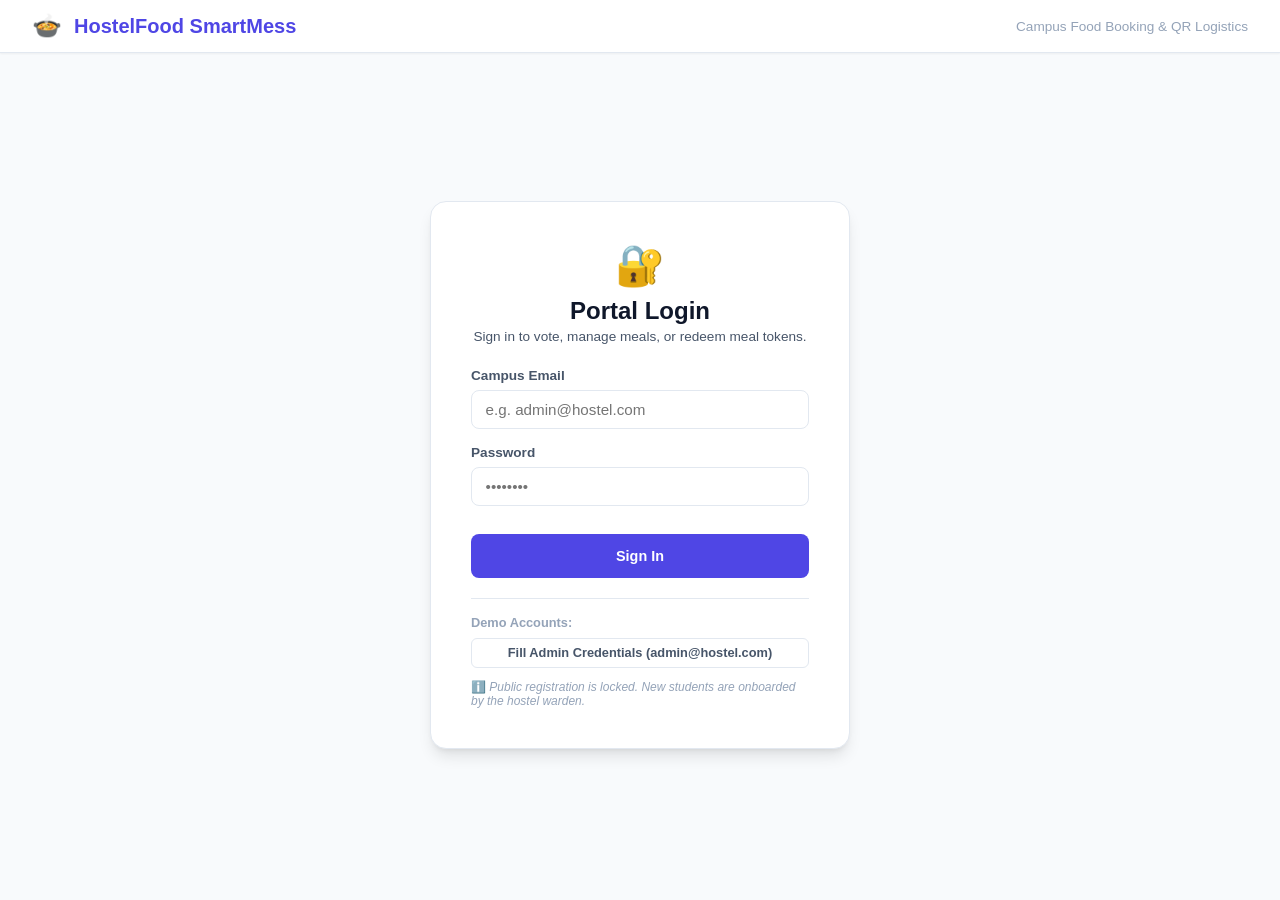
<file: src/main/resources/static/index.html>
<!DOCTYPE html>
<html lang="en">
<head>
    <meta charset="UTF-8">
    <meta name="viewport" content="width=device-width, initial-scale=1.0">
    <title>Hostel Food Booking & QR Delivery System</title>
    <link rel="stylesheet" href="./css/styles.css">
</head>
<body>

    <header class="navbar">
        <a href="/" class="brand">
            <span class="brand-icon">🍲</span>
            <span>HostelFood SmartMess</span>
        </a>
        <div style="font-size: 0.85rem; color: var(--text-muted);">
            Campus Food Booking & QR Logistics
        </div>
    </header>

    <main class="container">
        <div class="auth-hero">
            <div class="auth-box">
                <div style="margin-bottom: 1.5rem; text-align: center;">
                    <span style="font-size: 2.5rem;">🔐</span>
                    <h2 style="font-size: 1.5rem; font-weight: 700; margin-top: 0.5rem;">Portal Login</h2>
                    <p style="font-size: 0.85rem; color: var(--text-secondary); margin-top: 0.25rem;">
                        Sign in to vote, manage meals, or redeem meal tokens.
                    </p>
                </div>

                <form id="login-form">
                    <div class="form-group">
                        <label for="email">Campus Email</label>
                        <input type="email" id="email" class="form-control" placeholder="e.g. admin@hostel.com" required>
                    </div>

                    <div class="form-group">
                        <label for="password">Password</label>
                        <input type="password" id="password" class="form-control" placeholder="••••••••" required>
                    </div>

                    <button type="submit" class="btn btn-primary" style="width: 100%; margin-top: 0.75rem; padding: 0.8rem;">
                        Sign In
                    </button>
                </form>

                <div style="margin-top: 1.25rem; padding-top: 1rem; border-top: 1px solid var(--border-color); font-size: 0.8rem; color: var(--text-muted);">
                    <p style="margin-bottom: 0.5rem;">
                        <strong>Demo Accounts:</strong>
                    </p>
                    <button type="button" class="btn btn-outline btn-sm" id="fill-admin-btn" style="width: 100%;">
                        Fill Admin Credentials (admin@hostel.com)
                    </button>
                    <p style="margin-top: 0.75rem; font-size: 0.75rem; color: var(--text-muted);">
                        ℹ️ <em>Public registration is locked. New students are onboarded by the hostel warden.</em>
                    </p>
                </div>
            </div>
        </div>
    </main>

    <script src="./js/api.js"></script>
    <script src="./js/auth.js"></script>
    <script>
        document.addEventListener('DOMContentLoaded', () => {
            // If already logged in, redirect
            const user = getCurrentUser();
            const token = localStorage.getItem('token');
            if (token && user) {
                window.location.href = user.role === 'ADMIN' ? '/admin.html' : '/student.html';
                return;
            }

            // Quick fill admin credentials
            document.getElementById('fill-admin-btn').addEventListener('click', () => {
                document.getElementById('email').value = 'admin@hostel.com';
                document.getElementById('password').value = 'Admin@123';
            });

            // Handle login form submit
            document.getElementById('login-form').addEventListener('submit', async (e) => {
                e.preventDefault();
                const email = document.getElementById('email').value.trim();
                const password = document.getElementById('password').value;
                await handleLogin(email, password);
            });
        });
    </script>
</body>
</html>
</file>
<file: src/main/resources/static/css/styles.css>
:root {
    --primary: #4f46e5;
    --primary-hover: #4338ca;
    --primary-light: #eef2ff;
    --success: #10b981;
    --success-light: #ecfdf5;
    --warning: #f59e0b;
    --warning-light: #fffbeb;
    --danger: #ef4444;
    --danger-light: #fef2f2;
    --info: #0ea5e9;
    --info-light: #f0f9ff;
    
    --bg-main: #f8fafc;
    --bg-card: #ffffff;
    --text-primary: #0f172a;
    --text-secondary: #475569;
    --text-muted: #94a3b8;
    --border-color: #e2e8f0;
    --border-radius: 12px;
    --shadow-sm: 0 1px 2px 0 rgb(0 0 0 / 0.05);
    --shadow: 0 4px 6px -1px rgb(0 0 0 / 0.07), 0 2px 4px -2px rgb(0 0 0 / 0.07);
    --shadow-lg: 0 10px 15px -3px rgb(0 0 0 / 0.1), 0 4px 6px -4px rgb(0 0 0 / 0.1);
    --transition: all 0.2s ease-in-out;
}

* {
    margin: 0;
    padding: 0;
    box-sizing: border-box;
    font-family: -apple-system, BlinkMacSystemFont, "Segoe UI", Roboto, "Helvetica Neue", Arial, sans-serif;
}

body {
    background-color: var(--bg-main);
    color: var(--text-primary);
    min-height: 100vh;
    display: flex;
    flex-direction: column;
}

/* --- Header / Navbar --- */
.navbar {
    background: #ffffff;
    border-bottom: 1px solid var(--border-color);
    padding: 0.75rem 2rem;
    display: flex;
    justify-content: space-between;
    align-items: center;
    position: sticky;
    top: 0;
    z-index: 100;
    box-shadow: var(--shadow-sm);
}

.brand {
    display: flex;
    align-items: center;
    gap: 0.75rem;
    font-size: 1.25rem;
    font-weight: 700;
    color: var(--primary);
    text-decoration: none;
}

.brand-icon {
    font-size: 1.5rem;
}

.nav-user {
    display: flex;
    align-items: center;
    gap: 1rem;
}

.user-badge {
    display: flex;
    flex-direction: column;
    align-items: flex-end;
    font-size: 0.875rem;
}

.user-name {
    font-weight: 600;
    color: var(--text-primary);
}

.user-role {
    font-size: 0.75rem;
    color: var(--text-muted);
}

/* --- Layout / Container --- */
.container {
    max-width: 1200px;
    margin: 2rem auto;
    padding: 0 1.5rem;
    width: 100%;
    flex: 1;
}

/* --- Tab Navigation --- */
.tab-nav {
    display: flex;
    gap: 0.5rem;
    border-bottom: 1px solid var(--border-color);
    margin-bottom: 2rem;
    overflow-x: auto;
    padding-bottom: 2px;
}

.tab-btn {
    padding: 0.75rem 1.25rem;
    border: none;
    background: transparent;
    color: var(--text-secondary);
    font-size: 0.95rem;
    font-weight: 600;
    cursor: pointer;
    border-bottom: 2px solid transparent;
    border-radius: 6px 6px 0 0;
    transition: var(--transition);
    white-space: nowrap;
    display: flex;
    align-items: center;
    gap: 0.5rem;
}

.tab-btn:hover {
    color: var(--primary);
    background-color: var(--primary-light);
}

.tab-btn.active {
    color: var(--primary);
    border-bottom-color: var(--primary);
    background-color: var(--primary-light);
}

.tab-content {
    display: none;
}

.tab-content.active {
    display: block;
    animation: fadeIn 0.3s ease-in-out;
}

@keyframes fadeIn {
    from { opacity: 0; transform: translateY(6px); }
    to { opacity: 1; transform: translateY(0); }
}

/* --- Metric Cards Grid --- */
.kpi-grid {
    display: grid;
    grid-template-columns: repeat(auto-fit, minmax(240px, 1fr));
    gap: 1.5rem;
    margin-bottom: 2rem;
}

.kpi-card {
    background: var(--bg-card);
    border: 1px solid var(--border-color);
    border-radius: var(--border-radius);
    padding: 1.5rem;
    box-shadow: var(--shadow-sm);
    display: flex;
    align-items: center;
    gap: 1.25rem;
    transition: var(--transition);
}

.kpi-card:hover {
    transform: translateY(-3px);
    box-shadow: var(--shadow);
}

.kpi-icon {
    width: 52px;
    height: 52px;
    border-radius: 12px;
    display: flex;
    align-items: center;
    justify-content: center;
    font-size: 1.5rem;
}

.icon-blue { background-color: var(--primary-light); color: var(--primary); }
.icon-green { background-color: var(--success-light); color: var(--success); }
.icon-amber { background-color: var(--warning-light); color: var(--warning); }
.icon-rose { background-color: var(--danger-light); color: var(--danger); }

.kpi-title {
    font-size: 0.85rem;
    color: var(--text-muted);
    font-weight: 500;
    margin-bottom: 0.25rem;
}

.kpi-value {
    font-size: 1.75rem;
    font-weight: 700;
    color: var(--text-primary);
}

/* --- Cards --- */
.card {
    background: var(--bg-card);
    border: 1px solid var(--border-color);
    border-radius: var(--border-radius);
    padding: 1.75rem;
    box-shadow: var(--shadow-sm);
    margin-bottom: 1.5rem;
}

.card-header {
    display: flex;
    justify-content: space-between;
    align-items: center;
    margin-bottom: 1.25rem;
    padding-bottom: 0.75rem;
    border-bottom: 1px solid var(--border-color);
}

.card-title {
    font-size: 1.15rem;
    font-weight: 700;
    color: var(--text-primary);
    display: flex;
    align-items: center;
    gap: 0.5rem;
}

/* --- Buttons --- */
.btn {
    display: inline-flex;
    align-items: center;
    justify-content: center;
    gap: 0.5rem;
    padding: 0.65rem 1.25rem;
    font-size: 0.9rem;
    font-weight: 600;
    border-radius: 8px;
    border: 1px solid transparent;
    cursor: pointer;
    transition: var(--transition);
    text-decoration: none;
}

.btn-primary {
    background-color: var(--primary);
    color: #ffffff;
}

.btn-primary:hover {
    background-color: var(--primary-hover);
}

.btn-success {
    background-color: var(--success);
    color: #ffffff;
}

.btn-success:hover {
    background-color: #059669;
}

.btn-danger {
    background-color: var(--danger);
    color: #ffffff;
}

.btn-danger:hover {
    background-color: #dc2626;
}

.btn-outline {
    background-color: transparent;
    border-color: var(--border-color);
    color: var(--text-secondary);
}

.btn-outline:hover {
    background-color: var(--bg-main);
    color: var(--text-primary);
    border-color: var(--text-muted);
}

.btn-sm {
    padding: 0.4rem 0.75rem;
    font-size: 0.8rem;
    border-radius: 6px;
}

/* --- Status Badges --- */
.badge {
    display: inline-flex;
    align-items: center;
    gap: 0.25rem;
    padding: 0.25rem 0.65rem;
    font-size: 0.75rem;
    font-weight: 700;
    border-radius: 9999px;
    text-transform: uppercase;
    letter-spacing: 0.025em;
}

.badge-open { background-color: var(--success-light); color: var(--success); }
.badge-closed { background-color: #f1f5f9; color: var(--text-secondary); }
.badge-active { background-color: var(--info-light); color: var(--info); }
.badge-used { background-color: #f1f5f9; color: #64748b; }
.badge-expired { background-color: var(--danger-light); color: var(--danger); }
.badge-admin { background-color: #fdf2f8; color: #db2777; }
.badge-student { background-color: var(--primary-light); color: var(--primary); }

/* --- Forms --- */
.form-grid {
    display: grid;
    grid-template-columns: repeat(auto-fit, minmax(220px, 1fr));
    gap: 1.25rem;
}

.form-group {
    display: flex;
    flex-direction: column;
    gap: 0.4rem;
    margin-bottom: 1rem;
}

.form-group label {
    font-size: 0.85rem;
    font-weight: 600;
    color: var(--text-secondary);
}

.form-control {
    padding: 0.65rem 0.85rem;
    border: 1px solid var(--border-color);
    border-radius: 8px;
    font-size: 0.95rem;
    color: var(--text-primary);
    background-color: #ffffff;
    transition: var(--transition);
}

.form-control:focus {
    outline: none;
    border-color: var(--primary);
    box-shadow: 0 0 0 3px rgba(79, 70, 229, 0.15);
}

/* --- Tables --- */
.table-responsive {
    overflow-x: auto;
    border-radius: 8px;
    border: 1px solid var(--border-color);
}

.table {
    width: 100%;
    border-collapse: collapse;
    font-size: 0.9rem;
    text-align: left;
}

.table th {
    background-color: #f8fafc;
    color: var(--text-secondary);
    font-weight: 600;
    padding: 0.85rem 1rem;
    border-bottom: 1px solid var(--border-color);
}

.table td {
    padding: 0.85rem 1rem;
    border-bottom: 1px solid var(--border-color);
    color: var(--text-primary);
}

.table tr:last-child td {
    border-bottom: none;
}

.table tr:hover td {
    background-color: #f8fafc;
}

/* --- Meal Card & Dishes --- */
.meal-card {
    border: 1px solid var(--border-color);
    border-radius: var(--border-radius);
    padding: 1.5rem;
    background: #ffffff;
    margin-bottom: 1.5rem;
    box-shadow: var(--shadow-sm);
}

.meal-header {
    display: flex;
    justify-content: space-between;
    align-items: flex-start;
    margin-bottom: 1rem;
}

.meal-type-title {
    font-size: 1.25rem;
    font-weight: 700;
    color: var(--text-primary);
}

.meal-meta {
    font-size: 0.85rem;
    color: var(--text-muted);
    margin-top: 0.25rem;
}

.dishes-grid {
    display: grid;
    grid-template-columns: repeat(auto-fit, minmax(220px, 1fr));
    gap: 1rem;
    margin: 1rem 0;
}

.dish-choice-card {
    border: 2px solid var(--border-color);
    border-radius: 10px;
    padding: 1rem;
    cursor: pointer;
    transition: var(--transition);
    background: #fafafa;
    position: relative;
}

.dish-choice-card:hover {
    border-color: var(--primary);
    background: var(--primary-light);
}

.dish-choice-card.selected {
    border-color: var(--primary);
    background: var(--primary-light);
}

.dish-name {
    font-weight: 700;
    color: var(--text-primary);
    font-size: 1rem;
    margin-bottom: 0.35rem;
}

.dish-desc {
    font-size: 0.8rem;
    color: var(--text-secondary);
}

/* --- Demand Progress Bar --- */
.demand-bar-container {
    margin: 0.75rem 0;
}

.demand-label {
    display: flex;
    justify-content: space-between;
    font-size: 0.85rem;
    font-weight: 600;
    margin-bottom: 0.35rem;
}

.progress-track {
    background-color: #e2e8f0;
    border-radius: 9999px;
    height: 12px;
    overflow: hidden;
}

.progress-fill {
    background: linear-gradient(90deg, #4f46e5, #06b6d4);
    height: 100%;
    border-radius: 9999px;
    transition: width 0.4s ease;
}

/* --- Star Rating Widget --- */
.star-rating {
    display: flex;
    gap: 0.5rem;
    font-size: 2rem;
    color: #cbd5e1;
    cursor: pointer;
    margin: 0.5rem 0;
}

.star-rating span {
    transition: color 0.2s;
}

.star-rating span.active,
.star-rating span:hover,
.star-rating span:hover ~ span {
    color: #f59e0b;
}

/* --- Modals --- */
.modal-overlay {
    position: fixed;
    top: 0;
    left: 0;
    right: 0;
    bottom: 0;
    background: rgba(15, 23, 42, 0.6);
    backdrop-filter: blur(4px);
    display: none;
    align-items: center;
    justify-content: center;
    z-index: 1000;
    padding: 1.5rem;
}

.modal-overlay.show {
    display: flex;
    animation: modalFadeIn 0.2s ease-out;
}

@keyframes modalFadeIn {
    from { opacity: 0; transform: scale(0.95); }
    to { opacity: 1; transform: scale(1); }
}

.modal-card {
    background: #ffffff;
    border-radius: var(--border-radius);
    max-width: 500px;
    width: 100%;
    box-shadow: var(--shadow-lg);
    overflow: hidden;
}

.modal-header {
    padding: 1.25rem 1.5rem;
    border-bottom: 1px solid var(--border-color);
    display: flex;
    justify-content: space-between;
    align-items: center;
}

.modal-title {
    font-size: 1.15rem;
    font-weight: 700;
}

.modal-close {
    background: none;
    border: none;
    font-size: 1.5rem;
    cursor: pointer;
    color: var(--text-muted);
}

.modal-body {
    padding: 1.5rem;
    max-height: 80vh;
    overflow-y: auto;
}

.modal-footer {
    padding: 1rem 1.5rem;
    background: #f8fafc;
    border-top: 1px solid var(--border-color);
    display: flex;
    justify-content: flex-end;
    gap: 0.75rem;
}

/* --- QR Code Display --- */
.qr-container {
    text-align: center;
    padding: 1.5rem;
}

.qr-image {
    max-width: 220px;
    border-radius: 8px;
    border: 1px solid var(--border-color);
    box-shadow: var(--shadow);
    margin-bottom: 1rem;
}

.token-string {
    font-family: monospace;
    font-size: 1.15rem;
    letter-spacing: 0.05em;
    font-weight: 700;
    color: var(--primary);
    background: var(--primary-light);
    padding: 0.35rem 0.75rem;
    border-radius: 6px;
    display: inline-block;
}

/* --- Toast Notifications --- */
#toast-container {
    position: fixed;
    top: 1.5rem;
    right: 1.5rem;
    z-index: 9999;
    display: flex;
    flex-direction: column;
    gap: 0.75rem;
}

.toast {
    background: #ffffff;
    border-left: 4px solid var(--primary);
    box-shadow: var(--shadow-lg);
    padding: 0.85rem 1.25rem;
    border-radius: 8px;
    min-width: 280px;
    font-size: 0.9rem;
    font-weight: 500;
    display: flex;
    align-items: center;
    justify-content: space-between;
    animation: toastSlideIn 0.3s cubic-bezier(0.16, 1, 0.3, 1);
}

.toast-success { border-left-color: var(--success); }
.toast-danger { border-left-color: var(--danger); }
.toast-warning { border-left-color: var(--warning); }
.toast-info { border-left-color: var(--info); }

@keyframes toastSlideIn {
    from { transform: translateX(100%); opacity: 0; }
    to { transform: translateX(0); opacity: 1; }
}

/* --- Auth Landing Box --- */
.auth-hero {
    display: flex;
    flex-direction: column;
    align-items: center;
    justify-content: center;
    min-height: calc(100vh - 120px);
    text-align: center;
}

.auth-box {
    background: #ffffff;
    border: 1px solid var(--border-color);
    border-radius: 16px;
    padding: 2.5rem;
    width: 100%;
    max-width: 420px;
    box-shadow: var(--shadow-lg);
    text-align: left;
}

/* --- QR Scanner Modes & Dropzone --- */
.scanner-mode-tabs {
    display: flex;
    gap: 0.5rem;
    margin-bottom: 1.25rem;
    flex-wrap: wrap;
}

.scanner-mode-tabs .btn {
    border-radius: 20px;
    font-size: 0.85rem;
    padding: 0.45rem 1rem;
    font-weight: 600;
}

.qr-dropzone {
    border: 2px dashed #cbd5e1;
    border-radius: 14px;
    padding: 2.5rem 1.5rem;
    text-align: center;
    background: #f8fafc;
    cursor: pointer;
    transition: all 0.25s cubic-bezier(0.4, 0, 0.2, 1);
    user-select: none;
    max-width: 540px;
}

.qr-dropzone:hover,
.qr-dropzone.dragover {
    border-color: var(--primary);
    background: #eff6ff;
    box-shadow: 0 4px 12px rgba(37, 99, 235, 0.12);
}

.qr-dropzone.dragover {
    transform: scale(1.015);
}

.dropzone-icon {
    font-size: 2.75rem;
    margin-bottom: 0.5rem;
    line-height: 1;
}

.dropzone-title {
    font-weight: 700;
    font-size: 1.05rem;
    color: var(--text-primary);
    margin-bottom: 0.25rem;
}

.dropzone-sub {
    font-size: 0.85rem;
    color: var(--text-muted);
}

.dropzone-sub kbd {
    background: #e2e8f0;
    padding: 0.15rem 0.4rem;
    border-radius: 4px;
    font-size: 0.75rem;
    font-family: inherit;
    font-weight: 600;
}

.image-preview-wrapper {
    max-width: 320px;
    margin: 1.25rem auto 0;
    padding: 0.75rem;
    background: #ffffff;
    border: 1px solid var(--border-color);
    border-radius: 12px;
    box-shadow: var(--shadow);
    text-align: center;
}

.image-preview-thumb {
    max-width: 100%;
    max-height: 220px;
    border-radius: 8px;
    object-fit: contain;
}

.camera-scanner-wrapper {
    max-width: 480px;
    border-radius: 14px;
    overflow: hidden;
    border: 2px solid #0f172a;
    background: #0f172a;
    box-shadow: var(--shadow-lg);
    margin-bottom: 1rem;
}

#camera-reader {
    width: 100% !important;
}

#camera-reader video {
    border-radius: 12px;
}

.scanned-token-card {
    display: flex;
    align-items: center;
    gap: 0.75rem;
    background: #f1f5f9;
    border: 1px solid #cbd5e1;
    border-radius: 10px;
    padding: 0.75rem 1rem;
    margin-top: 1.25rem;
    max-width: 540px;
    animation: fadeIn 0.3s ease;
}
</file>
